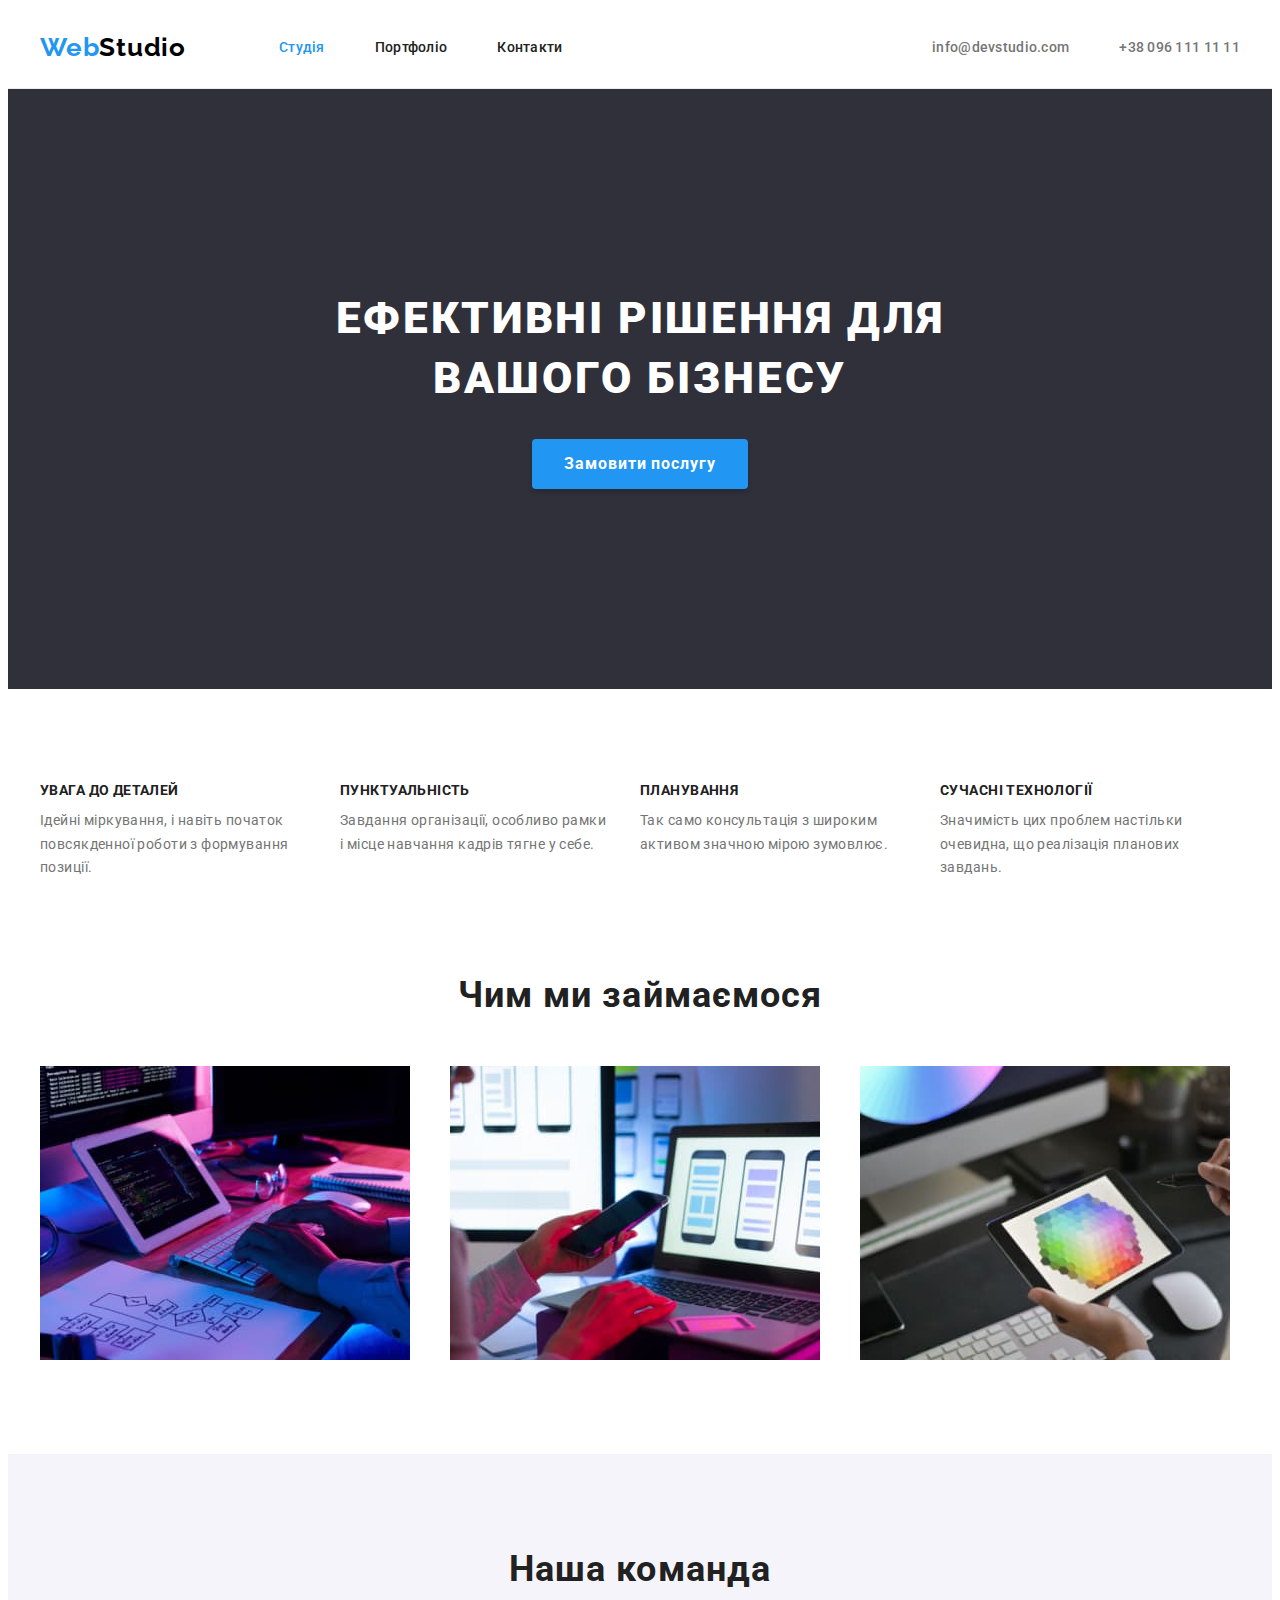
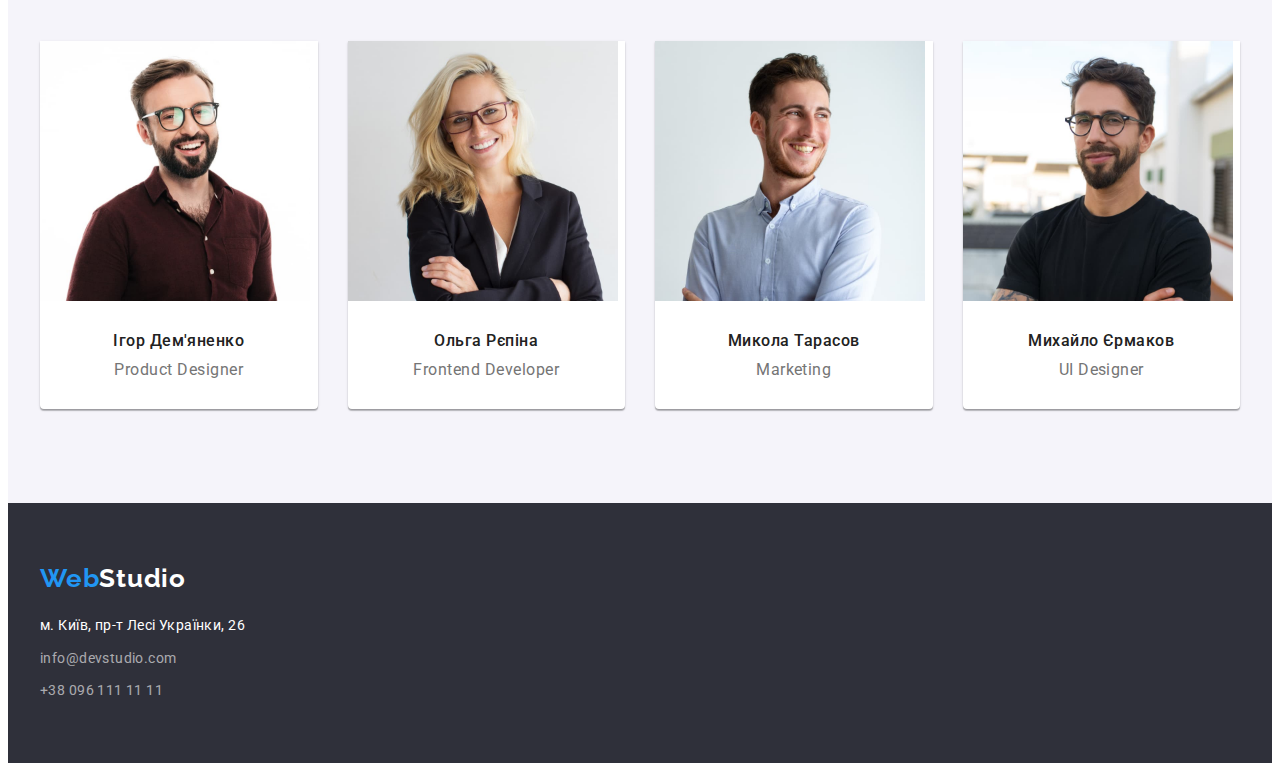
<file: index.html>
<!DOCTYPE html>
<html lang="uk">
  <head>
    <meta charset="UTF-8" />
    <meta http-equiv="X-UA-Compatible" content="IE=edge" />
    <meta name="viewport" content="width=device-width, initial-scale=1.0" />
    <link rel="stylesheet" href="./css/styles.css" />
    <title>Студія</title>
    <link rel="preconnect" href="https://fonts.googleapis.com" />
    <link rel="preconnect" href="https://fonts.gstatic.com" crossorigin />
    <link
      href="https://fonts.googleapis.com/css2?family=Montserrat:wght@400;500;600&family=Raleway:wght@700&family=Roboto:wght@400;500;700;900&display=swap"
      rel="stylesheet"
    />
    <link
      rel="stylesheet"
      href="https://cdnjs.cloudflare.com/ajax/libs/modern-normalize/1.1.0/modern-normalize.min.css"
      integrity="sha512-wpPYUAdjBVSE4KJnH1VR1HeZfpl1ub8YT/NKx4PuQ5NmX2tKuGu6U/JRp5y+Y8XG2tV+wKQpNHVUX03MfMFn9Q=="
      crossorigin="anonymous"
      referrerpolicy="no-referrer"
    />
    <link rel="stylesheet" href="./css/styles.css" />
  </head>

  <body class="body">
    <header class="header">
      <div class="container header-container">
        <nav class="header-navigation">
          <a class="link header-link-logo" href="./index.html"
            ><span class="logo">Web</span><span class="header-logo">Studio</span></a
          >
          <ul class="header-list list">
            <li class="header-item">
              <a class="header-link link current" href="./index.html">Студія</a>
            </li>
            <li class="header-item">
              <a class="header-link link" href="./portfolio.html">Портфоліо</a>
            </li>
            <li class="header-item">
              <a class="header-link link" href="#">Контакти</a>
            </li>
          </ul>
        </nav>
        <ul class="header-list list header-wrap">
          <li class="header-item">
            <a class="header-mail link" href="mailto:info@devstudio.com">info@devstudio.com</a>
          </li>
          <li class="header-item">
            <a class="header-tel link" href="tel:+380961111111">+38 096 111 11 11</a>
          </li>
        </ul>
      </div>
    </header>

    <main>
      <section class="hero">
        <div class="container">
          <h1 class="hero-tittle">Ефективні рішення для вашого бізнесу</h1>
          <button class="hero-button" type="button">Замовити послугу</button>
        </div>
      </section>

      <section class="advances section">
        <div class="container">
          <h2 class="visually-hidden">Наші переваги</h2>
          <ul class="list advances-list">
            <li class="advances-item">
              <h3 class="advances-title">Увага до деталей</h3>
              <p class="advances-after-title">
                Ідейні міркування, і навіть початок повсякденної роботи з формування позиції.
              </p>
            </li>
            <li class="advances-item">
              <h3 class="advances-title">Пунктуальність</h3>
              <p class="advances-after-title">
                Завдання організації, особливо рамки і місце навчання кадрів тягне у себе.
              </p>
            </li>
            <li class="advances-item">
              <h3 class="advances-title">Планування</h3>
              <p class="advances-after-title">
                Так само консультація з широким активом значною мірою зумовлює.
              </p>
            </li>
            <li class="advances-item">
              <h3 class="advances-title">Сучасні технології</h3>
              <p class="advances-after-title">
                Значимість цих проблем настільки очевидна, що реалізація планових завдань.
              </p>
            </li>
          </ul>
        </div>
      </section>

      <section class="about-us section">
        <div class="container">
          <h2 class="about-us-title">Чим ми займаємося</h2>
          <ul class="list about-us-list">
            <li class="about-us-item">
              <img
                src="./images/box1.jpg"
                alt="Людина працює за комп'ютером"
                width="370"
                height="294"
              />
            </li>
            <li class="about-us-item">
              <img
                src="./images/box2.jpg"
                alt="Людина звіряє інформацію в телефоні з комп'ютером"
                width="370"
                height="294"
              />
            </li>
            <li class="about-us-item">
              <img
                src="./images/box3.jpg"
                alt="Людина дивиться на палітру кольорів на планшеті"
                width="370"
                height="294"
              />
            </li>
          </ul>
        </div>
      </section>

      <section class="team section">
        <div class="container">
          <h2 class="team-title">Наша команда</h2>
          <ul class="list team-list">
            <li class="team-item">
              <img
                src="./images/img1.jpg"
                alt="Усміхнений хлопець в окулярах"
                width="270"
                height="260"
              />
              <div class="text">
                <h3 class="team-title-name">Ігор Дем'яненко</h3>
                <p class="team-speciality">Product Designer</p>
              </div>
            </li>
            <li class="team-item">
              <img
                src="./images/img2.jpg"
                alt="Усміхнена дівчина в окулярах"
                width="270"
                height="260"
              />
              <div class="text">
                <h3 class="team-title-name">Ольга Рєпіна</h3>
                <p class="team-speciality">Frontend Developer</p>
              </div>
            </li>
            <li class="team-item">
              <img src="./images/img3.jpg" alt="Усміхнений хлопець" width="270" height="260" />
              <div class="text">
                <h3 class="team-title-name">Микола Тарасов</h3>
                <p class="team-speciality">Marketing</p>
              </div>
            </li>
            <li class="team-item">
              <img src="./images/img4.jpg" alt="Хлопець в окулярах" width="270" height="260" />
              <div class="text">
                <h3 class="team-title-name">Михайло Єрмаков</h3>
                <p class="team-speciality">UI Designer</p>
              </div>
            </li>
          </ul>
        </div>
      </section>
    </main>

    <footer class="footer">
      <div class="container footer-wrap">
        <a class="link logo footer-link-logo" href="./index.html"
          ><span class="logo">Web</span><span class="footer-logo">Studio</span></a
        >
        <address class="address">
          <ul class="list footer-list">
            <li class="footer-item">
              <a
                class="link footer-link-address"
                href="https://goo.gl/maps/CPtrU1FHBa2aNyZL9"
                target="_blank"
                rel="noopener noreferrer nofollow"
                >м. Київ, пр-т Лесі Українки, 26</a
              >
            </li>
            <li class="footer-item">
              <a class="link footer-link-mail" href="mailto:info@devstudio.com"
                >info@devstudio.com</a
              >
            </li>
            <li class="footer-item">
              <a class="link footer-link-tel" href="tel:+380961111111">+38 096 111 11 11</a>
            </li>
          </ul>
        </address>
      </div>
    </footer>
  </body>
</html>
</file>
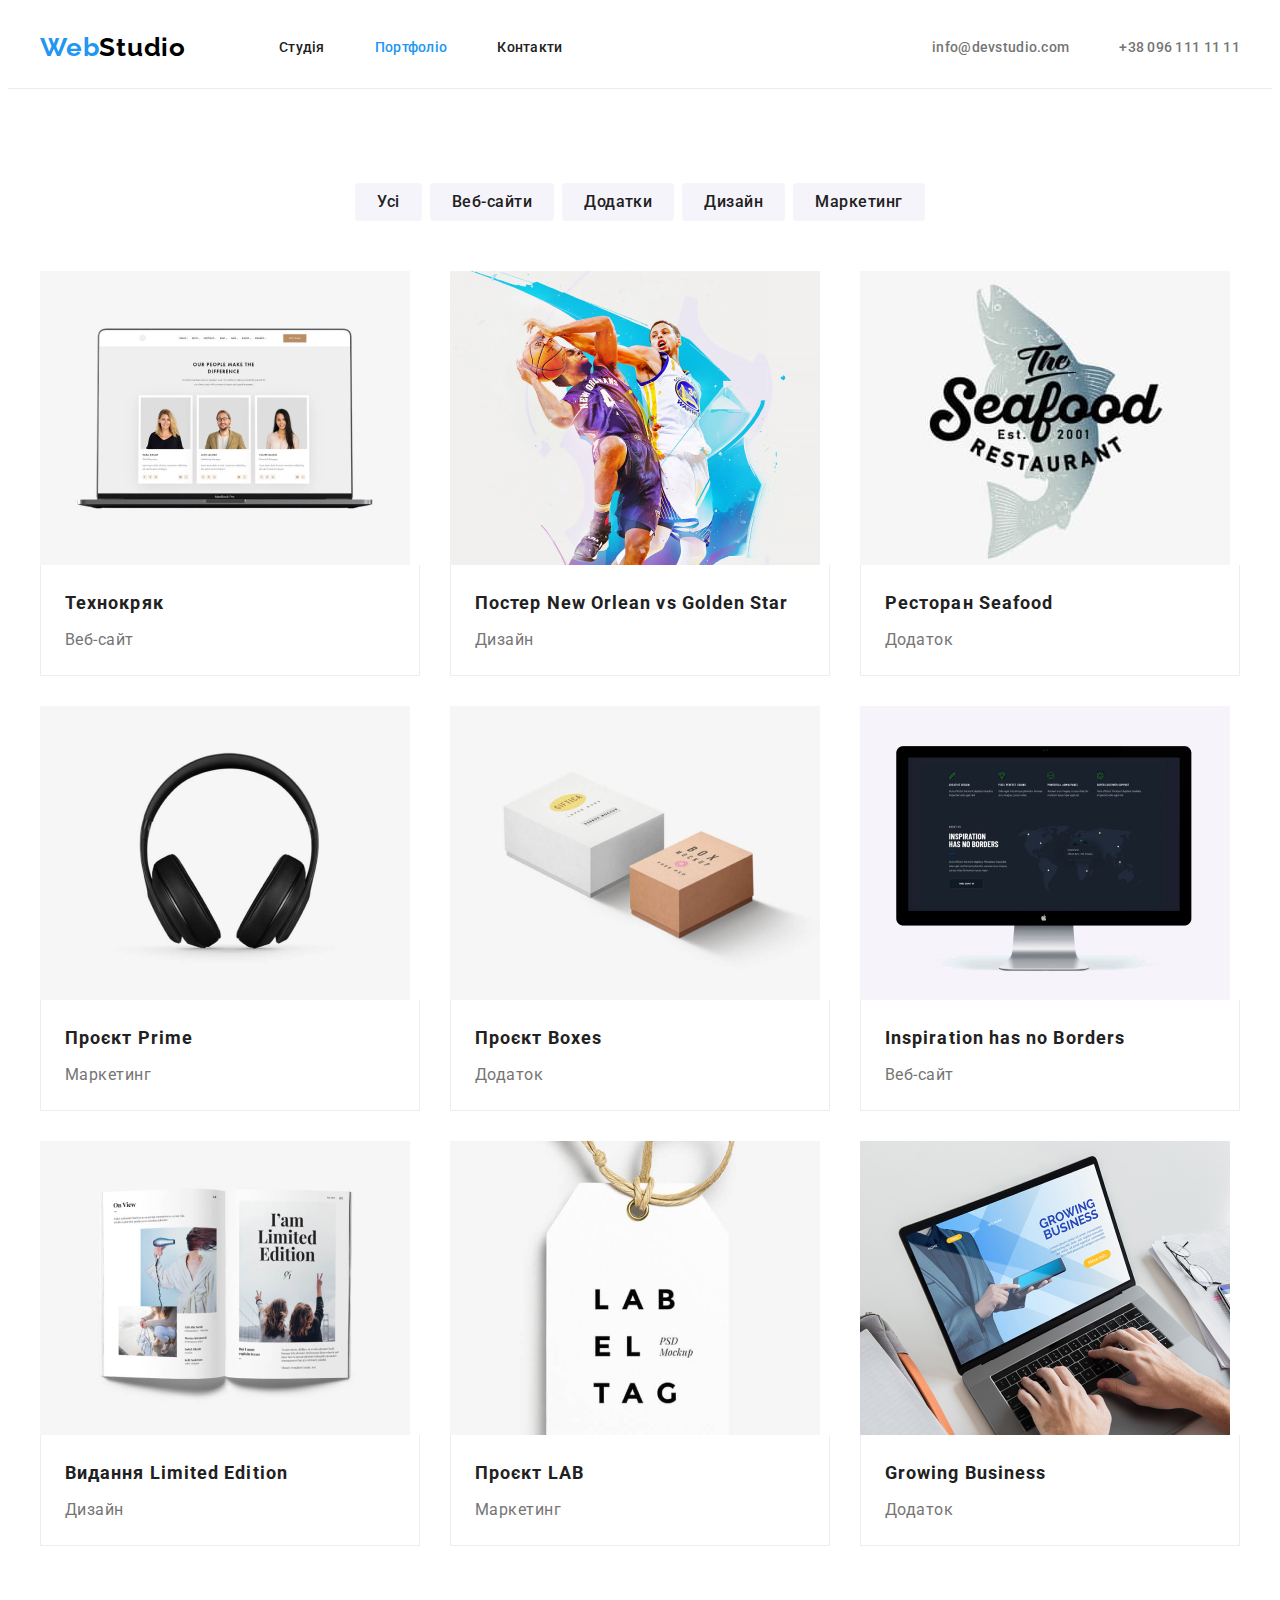
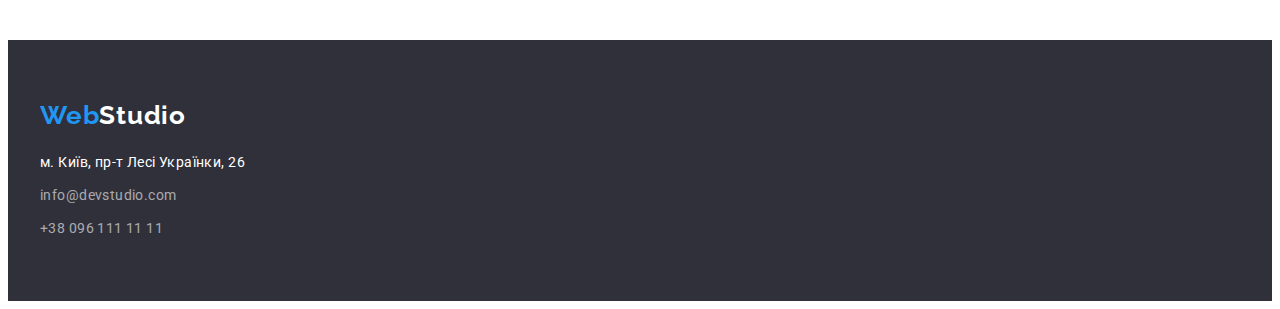
<file: portfolio.html>
<!DOCTYPE html>
<html lang="uk">
  <head>
    <meta charset="UTF-8" />
    <meta http-equiv="X-UA-Compatible" content="IE=edge" />
    <meta name="viewport" content="width=device-width, initial-scale=1.0" />
    <link rel="stylesheet" href="./css/styles.css" />
    <title>Портфоліо</title>
    <link rel="preconnect" href="https://fonts.googleapis.com" />
    <link rel="preconnect" href="https://fonts.gstatic.com" crossorigin />
    <link
      href="https://fonts.googleapis.com/css2?family=Montserrat:wght@400;500;600&family=Raleway:wght@700&family=Roboto:wght@400;500;700;900&display=swap"
      rel="stylesheet"
    />
    <link
      rel="stylesheet"
      href="https://cdnjs.cloudflare.com/ajax/libs/modern-normalize/1.1.0/modern-normalize.min.css"
      integrity="sha512-wpPYUAdjBVSE4KJnH1VR1HeZfpl1ub8YT/NKx4PuQ5NmX2tKuGu6U/JRp5y+Y8XG2tV+wKQpNHVUX03MfMFn9Q=="
      crossorigin="anonymous"
      referrerpolicy="no-referrer"
    />
    <link rel="stylesheet" href="./css/styles.css" />
  </head>

  <body class="body">
    <header class="header">
      <div class="container header-container">
        <nav class="header-navigation">
          <a class="link header-link-logo" href="./index.html"
            ><span class="logo">Web</span><span class="header-logo">Studio</span></a
          >
          <ul class="header-list list">
            <li class="header-item">
              <a class="link header-link" href="./index.html">Студія</a>
            </li>
            <li class="header-item">
              <a class="link header-link current" href="./portfolio.html">Портфоліо</a>
            </li>
            <li class="header-item">
              <a class="link header-link" href="#">Контакти</a>
            </li>
          </ul>
        </nav>
        <ul class="list header-list header-wrap">
          <li class="header-item">
            <a class="link header-mail" href="mailto:info@devstudio.com">info@devstudio.com</a>
          </li>
          <li class="header-item">
            <a class="link header-tel" href="tel:+380961111111">+38 096 111 11 11</a>
          </li>
        </ul>
      </div>
    </header>

    <main>
      <section class="button section">
        <div class="container">
          <ul class="list button-list">
            <li>
              <button type="button" class="button-primary">Усі</button>
            </li>
            <li>
              <button type="button" class="button-primary">Веб-сайти</button>
            </li>
            <li>
              <button type="button" class="button-primary">Додатки</button>
            </li>
            <li>
              <button type="button" class="button-primary">Дизайн</button>
            </li>
            <li>
              <button type="button" class="button-primary">Маркетинг</button>
            </li>
          </ul>

          <ul class="list main-list">
            <li class="main-list-item">
              <a class="link main-list-link" href="#"
                ><img
                  src="./images/pf1.jpg"
                  alt="комп'ютер з веб-сайтом"
                  width="370"
                  height="294"
                />
                <div class="pf-text">
                  <h3 class="main-list-tittle">Технокряк</h3>
                  <p class="main-list-text">Веб-сайт</p>
                </div>
              </a>
            </li>
            <li class="main-list-item">
              <a class="link main-list-link" href="#"
                ><img
                  src="./images/pf2.jpg"
                  alt="два хлопця грають в баскетбол"
                  width="370"
                  height="294"
                />
                <div class="pf-text">
                  <h3 class="main-list-tittle">
                    Постер <span lang="en">New Orlean vs Golden Star</span>
                  </h3>
                  <p class="main-list-text">Дизайн</p>
                </div>
              </a>
            </li>
            <li class="main-list-item">
              <a class="link main-list-link" href="#"
                ><img
                  src="./images/pf3.jpg"
                  alt="логотип акула з надписом"
                  width="370"
                  height="294"
                />
                <div class="pf-text">
                  <h3 class="main-list-tittle">Ресторан <span lang="en"> Seafood</span></h3>
                  <p class="main-list-text">Додаток</p>
                </div>
              </a>
            </li>
            <li class="main-list-item">
              <a class="link main-list-link" href="#"
                ><img src="./images/pf4.jpg" alt="навушники" width="370" height="294" />
                <div class="pf-text">
                  <h3 class="main-list-tittle">Проєкт <span lang="en"> Prime</span></h3>
                  <p class="main-list-text">Маркетинг</p>
                </div>
              </a>
            </li>
            <li class="main-list-item">
              <a class="link main-list-link" href="#"
                ><img
                  src="./images/pf5.jpg"
                  alt="дві невнликих коробочки"
                  width="370"
                  height="294"
                />
                <div class="pf-text">
                  <h3 class="main-list-tittle">Проєкт <span lang="en">Boxes</span></h3>
                  <p class="main-list-text">Додаток</p>
                </div>
              </a>
            </li>
            <li class="main-list-item">
              <a class="link main-list-link" href="#"
                ><img src="./images/pf6.jpg" alt="комп'ютерний монітор" width="370" height="294" />
                <div class="pf-text">
                  <h3 class="main-list-tittle" lang="en">Inspiration has no Borders</h3>
                  <p class="main-list-text">Веб-сайт</p>
                </div>
              </a>
            </li>
            <li class="main-list-item">
              <a class="link main-list-link" href="#"
                ><img src="./images/pf7.jpg" alt="розгорнутий журнал" width="370" height="294" />
                <div class="pf-text">
                  <h3 class="main-list-tittle">Видання <span lang="en">Limited Edition</span></h3>
                  <p class="main-list-text">Дизайн</p>
                </div>
              </a>
            </li>
            <li class="main-list-item">
              <a class="link main-list-link" href="#"
                ><img src="./images/pf8.jpg" alt="бірка з логотипом" width="370" height="294" />
                <div class="pf-text">
                  <h3 class="main-list-tittle">Проєкт <span lang="en">LAB</span></h3>
                  <p class="main-list-text">Маркетинг</p>
                </div>
              </a>
            </li>
            <li class="main-list-item">
              <a class="link main-list-link" href="#"
                ><img
                  src="./images/pf9.jpg"
                  alt="людина працює за ноутбуком"
                  width="370"
                  height="294"
                />
                <div class="pf-text">
                  <h3 class="main-list-tittle" lang="en">Growing Business</h3>
                  <p class="main-list-text">Додаток</p>
                </div>
              </a>
            </li>
          </ul>
        </div>
      </section>
    </main>

    <footer class="footer">
      <div class="container footer-wrap">
        <a class="link logo footer-link-logo" href="./index.html"
          ><span class="logo">Web</span><span class="footer-logo">Studio</span></a
        >
        <address class="address">
          <ul class="list footer-list">
            <li class="footer-item">
              <a
                class="link footer-link-address"
                href="https://goo.gl/maps/CPtrU1FHBa2aNyZL9"
                target="_blank"
                rel="noopener noreferrer nofollow"
                >м. Київ, пр-т Лесі Українки, 26</a
              >
            </li>
            <li class="footer-item">
              <a class="link footer-link-mail" href="mailto:info@devstudio.com"
                >info@devstudio.com</a
              >
            </li>
            <li class="footer-item">
              <a class="link footer-link-tel" href="tel:+380961111111">+38 096 111 11 11</a>
            </li>
          </ul>
        </address>
      </div>
    </footer>
  </body>
</html>
</file>
<file: css/styles.css>
:root {
  --primary-text-color: #757575;
  --primary-tittle-color: #212121;
  --accent-color: #2196f3;
  --primary-white-color: #ffffff;
  --color-logo-black: #000000;
  --bg-color: #2f303a;
  --hero-btn-color: #188ce8;
  --footer-link-color: rgba(255, 255, 255, 0.6);
  --active-btn-bg-color: #f5f4fa;
  --team-bg-color: #f5f4fa;
  --border-color: #eeeeee;
}

body {
  font-family: 'roboto', sans-serif;
  color: var(--primary-text-color);
  background-color: var(--primary-white-color);
}

p,
h1,
h2,
h3,
h4,
h5,
h6 {
  margin: 0;
}

ul,
ol {
  margin: 0;
  padding-left: 0;
}

button {
  cursor: pointer;
}

address {
  font-style: normal;
}

img {
  display: block;
  max-width: 100%;
  height: auto;
}

.list {
  padding: 0;
  margin: 0;
  list-style: none;
}

.link {
  text-decoration: none;
}

.container {
  width: 1200px;
  padding-left: 15px;
  padding-right: 15px;
  margin: 0 auto;
}

.section {
  padding-top: 94px;
  padding-bottom: 94px;
}

/* ----------------------INDEX-HEADER--------------------- */

.header {
  border-bottom: 1px solid #ececec;
}

.header-link-logo {
  margin-right: 93px;
}

.logo {
  font-family: 'raleway';
  font-weight: 700;
  font-size: 26px;
  line-height: 1.19;
  letter-spacing: 0.03em;
  color: var(--accent-color);
}

.header-logo {
  font-family: 'raleway';
  font-weight: 700;
  font-size: 26px;
  line-height: 1.19;
  letter-spacing: 0.03em;
  color: var(--color-logo-black);
}

.header-list .current {
  color: var(--accent-color);
}

.header-container {
  display: flex;
}

.header-list {
  display: flex;
  gap: 50px;
}

.header-navigation {
  display: flex;
  align-items: center;
}

.header-wrap {
  margin-left: auto;
}

.header-link-logo {
  display: block;
  padding-top: 24px;
  padding-bottom: 25px;
}

.header-link {
  display: block;
  padding-top: 32px;
  padding-bottom: 32px;
}

.header-link-logo,
.header-link {
  font-weight: 500;
  font-size: 14px;
  line-height: 1.14;
  letter-spacing: 0.02em;
  color: var(--primary-tittle-color);
}

.header-link:hover,
.header-link:focus {
  color: var(--accent-color);
}

.header-tel,
.header-mail {
  display: block;
  padding-top: 32px;
  padding-bottom: 32px;
  font-weight: 500;
  font-size: 14px;
  line-height: 1.14;
  letter-spacing: 0.02em;
  color: var(--primary-text-color);
}

.header-tel:hover,
.header-mail:hover,
.header-tel:focus,
.header-mail:focus {
  color: var(--accent-color);
}

/* -------------------------INDEX-HERO-------------------- */
.hero {
  background: var(--bg-color);
  padding: 200px 0;
}

.hero-tittle {
  max-width: 696px;
  margin: 0 auto;
  margin-bottom: 30px;
  font-weight: 900;
  font-size: 44px;
  line-height: 1.36;
  text-align: center;
  letter-spacing: 0.06em;
  text-transform: uppercase;
  color: var(--primary-white-color);
}

.hero-button {
  font-family: inherit;
  margin: 0 auto;
  display: block;
  border-radius: 4px;
  border: 0;
  padding: 10px 32px;
  min-width: 216px;
  height: 50px;
  font-weight: 700;
  font-size: 16px;
  line-height: 1.88;
  display: flex;
  align-items: center;
  text-align: center;
  letter-spacing: 0.06em;
  color: var(--primary-white-color);
  background: var(--accent-color);
  box-shadow: 0px 4px 4px rgba(0, 0, 0, 0.15);
}

.hero-button:hover,
.hero-button:focus {
  color: var(--primary-white-color);
  background: var(--hero-btn-color);
  box-shadow: 0px 4px 4px rgba(0, 0, 0, 0.15);
  border-radius: 4px;
  border: 0;
}

/* ---------------------INDEX-ADVANCES--------------------- */

.visually-hidden {
  position: absolute;
  width: 1px;
  height: 1px;
  margin: -1px;
  border: 0;
  padding: 0;
  white-space: nowrap;
  clip-path: inset(100%);
  clip: rect(0 0 0 0);
  overflow: hidden;
}

.advances-title {
  margin-bottom: 10px;
  font-weight: 700;
  font-size: 14px;
  line-height: 1.14;
  letter-spacing: 0.03em;
  text-transform: uppercase;
  color: var(--primary-tittle-color);
}

.advances-list {
  display: flex;
  gap: 30px;
}

.advances-item {
  width: 270px;
}

.advances-after-title {
  font-size: 14px;
  line-height: 1.71;
  letter-spacing: 0.03em;
  color: var(--primary-text-color);
}

/* -------------------INDEX-ABOUT-US--------------------- */

.about-us {
  padding-top: 0;
}

.about-us-title {
  margin-bottom: 50px;
  font-weight: 700;
  font-size: 36px;
  line-height: 1.17;
  text-align: center;
  letter-spacing: 0.03em;
  color: var(--primary-tittle-color);
}

.about-us-list {
  display: flex;
  gap: 30px;
}

.about-us-item {
  width: calc((100% - 60px) / 3);
}
/* -------------------------INDEX-TEAM------------------ */

.team {
  background: var(--team-bg-color);
}

.team-title {
  margin-bottom: 50px;
  font-weight: 700;
  font-size: 36px;
  line-height: 1.17;
  text-align: center;
  letter-spacing: 0.03em;
  color: var(--primary-tittle-color);
}

.team-list {
  display: flex;
  gap: 30px;
}

.team-item {
  width: calc((100% - 90px) / 4);
  background: var(--primary-white-color);
  box-shadow: 0px 1px 3px rgba(0, 0, 0, 0.12), 0px 1px 1px rgba(0, 0, 0, 0.14),
    0px 2px 1px rgba(0, 0, 0, 0.2);
  border-radius: 0px 0px 4px 4px;
}

.text {
  padding-top: 30px;
  padding-bottom: 30px;
}

.team-title-name {
  margin-bottom: 10px;
  font-weight: 500;
  font-size: 16px;
  line-height: 1.19;
  text-align: center;
  letter-spacing: 0.03em;
  color: var(--primary-tittle-color);
}

.team-speciality {
  font-size: 16px;
  line-height: 1.19;
  text-align: center;
  letter-spacing: 0.03em;
  color: var(--primary-text-color);
}
/* ---------------------INDEX-FOOTER-----------------------*/

.footer {
  padding-top: 60px;
  padding-bottom: 60px;
  background: var(--bg-color);
}

.footer-logo {
  font-family: 'Raleway';
  font-weight: 700;
  font-size: 26px;
  line-height: 1.19;
  letter-spacing: 0.03em;
  color: var(--primary-white-color);
}

.footer-list {
  margin-top: 20px;
}

.footer-item:not(:last-child) {
  margin-bottom: 9px;
}

.footer-link-address {
  font-size: 14px;
  line-height: 1.71;
  letter-spacing: 0.03em;
  color: var(--primary-white-color);
}

.footer-link-mail,
.footer-link-tel {
  font-size: 14px;
  line-height: 1.71;
  letter-spacing: 0.03em;
  color: var(--footer-link-color);
}

.footer-link-address:hover,
.footer-link-address:focus,
.footer-link-mail:hover,
.footer-link-mail:focus,
.footer-link-tel:hover,
.footer-link-tel:focus {
  color: var(--accent-color);
}

/* -------------------PORTFOLIO-BUTTON------------------ */

.button-list {
  display: flex;
  justify-content: center;
  gap: 8px;
  margin-bottom: 50px;
}

.button-primary {
  font-family: inherit;
  padding: 6px 22px;
  border-radius: 4px;
  border: 0;
  padding: 6px 22px;
  font-weight: 500;
  font-size: 16px;
  line-height: 1.63;
  text-align: center;
  letter-spacing: 0.03em;
  color: var(--primary-tittle-color);
  background: var(--active-btn-bg-color);
}

.button-primary:hover,
.button-primary:focus {
  color: var(--primary-white-color);
  background: var(--accent-color);
  box-shadow: 0px 3px 1px rgba(0, 0, 0, 0.1), 0px 1px 2px rgba(0, 0, 0, 0.08),
    0px 2px 2px rgba(0, 0, 0, 0.12);
  border-radius: 4px;
  border: 0;
}

/* ----------------------PORTFOLIO-MAIN-------------------- */

.main-list {
  display: flex;
  flex-wrap: wrap;
  gap: 30px;
}

.main-list-item {
  width: calc((100% - 60px) / 3);
  background: var(--primary-white-color);
}

.pf-text {
  padding: 20px 24px;
  border-left: 1px solid var(--border-color);
  border-right: 1px solid var(--border-color);
  border-bottom: 1px solid var(--border-color);
}

.main-list-tittle {
  margin-bottom: 4px;
  font-weight: 700;
  font-size: 18px;
  line-height: 2;
  letter-spacing: 0.06em;
  color: var(--primary-tittle-color);
}

.main-list-text {
  font-size: 16px;
  line-height: 1.88;
  letter-spacing: 0.03em;
  color: var(--primary-text-color);
}
</file>
